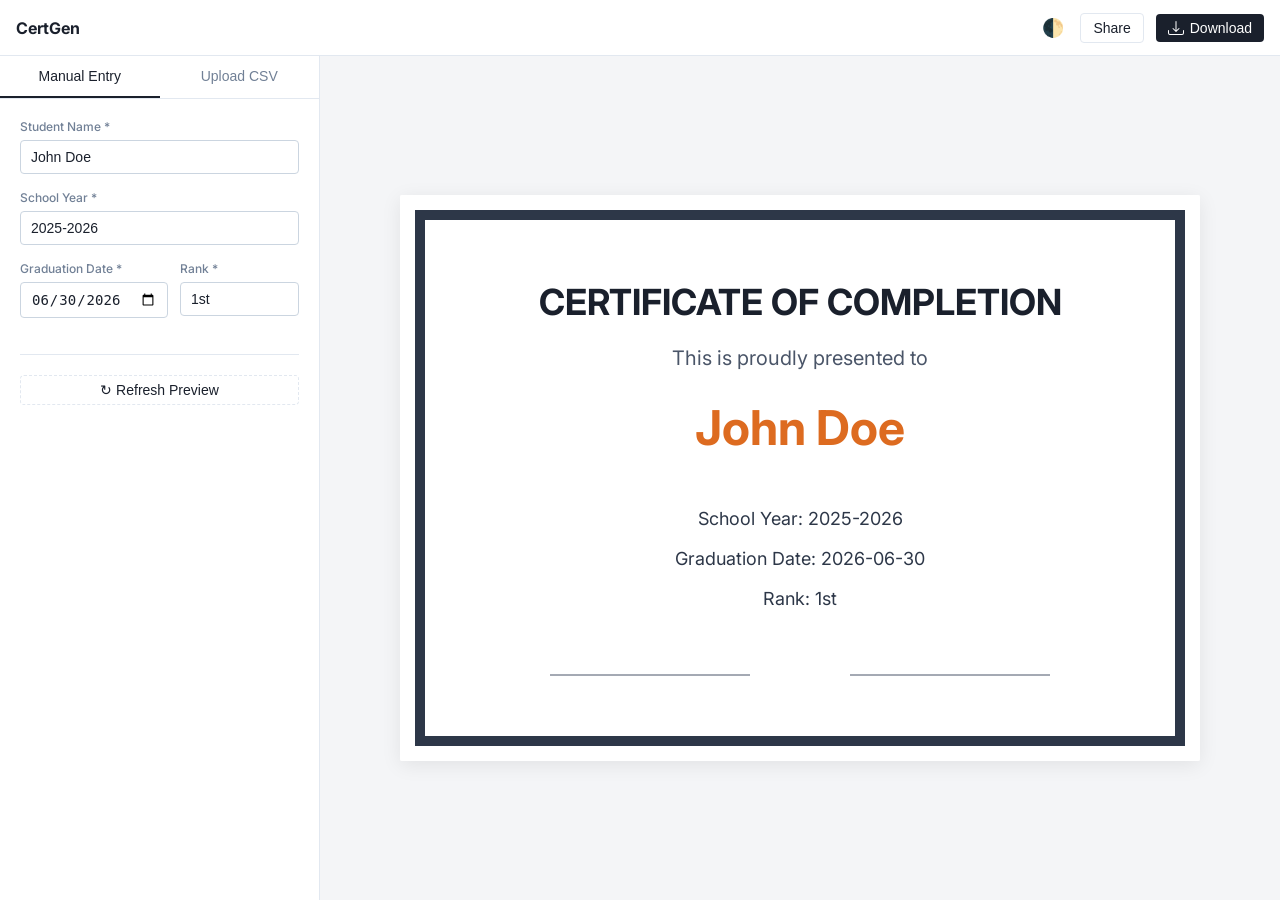
<file: ui_demo/index.html>
<!DOCTYPE html>
<html lang="en" data-theme="light">
<head>
  <meta charset="UTF-8" />
  <meta name="viewport" content="width=device-width, initial-scale=1.0" />
  <title>Certificate Generator</title>
  <link rel="stylesheet" href="./style.css" />
</head>
<body>
  <div class="app-container">
    <!-- Topbar -->
    <header class="topbar">
      <div class="logo">
        <strong>CertGen</strong>
      </div>
      <div class="topbar-actions">
        <button class="icon-btn theme-toggle" id="theme-toggle" title="Toggle Theme">🌓</button>
        <button class="action-btn">Share</button>
        <button class="action-btn primary" id="download-btn">
          <svg width="16" height="16" fill="currentColor" viewBox="0 0 16 16"><path d="M.5 9.9a.5.5 0 0 1 .5.5v2.5a1 1 0 0 0 1 1h12a1 1 0 0 0 1-1v-2.5a.5.5 0 0 1 1 0v2.5a2 2 0 0 1-2 2H2a2 2 0 0 1-2-2v-2.5a.5.5 0 0 1 .5-.5z"/><path d="M7.646 11.854a.5.5 0 0 0 .708 0l3-3a.5.5 0 0 0-.708-.708L8.5 10.293V1.5a.5.5 0 0 0-1 0v8.793L5.354 8.146a.5.5 0 1 0-.708.708l3 3z"/></svg>
          Download
        </button>
      </div>
    </header>

    <div class="main-workspace">
      <!-- Left Sidebar -->
      <aside class="sidebar">
        <!-- Tabs -->
        <div class="sidebar-tabs">
          <button class="tab active" data-target="tab-manual">Manual Entry</button>
          <button class="tab" data-target="tab-csv">Upload CSV</button>
        </div>

        <div class="sidebar-content">
          <!-- Manual Form Tab -->
          <div id="tab-manual" class="tab-pane active">
            <form id="student-form">
              <div class="form-group">
                <label>Student Name *</label>
                <input type="text" id="input-name" placeholder="e.g. John Doe" value="John Doe" required />
              </div>
              <div class="form-group">
                <label>School Year *</label>
                <input type="text" id="input-year" placeholder="e.g. 2025-2026" value="2025-2026" required />
              </div>
              <div class="form-row">
                <div class="form-group">
                  <label>Graduation Date *</label>
                  <input type="date" id="input-date" value="2026-06-30" required />
                </div>
                <div class="form-group">
                  <label>Rank *</label>
                  <input type="text" id="input-rank" placeholder="e.g. 1st" value="1st" required />
                </div>
              </div>
              <hr class="divider"/>
              <button type="button" class="add-btn" onclick="drawMockup()">↻ Refresh Preview</button>
            </form>
          </div>

          <!-- CSV Upload Tab -->
          <div id="tab-csv" class="tab-pane" style="display: none;">
            <div class="upload-box">
              <p>Upload a CSV file containing student records.</p>
              <label for="csv-upload" class="upload-btn">Choose CSV File</label>
              <input type="file" id="csv-upload" accept=".csv" style="display: none;" />
              <p class="upload-status" id="upload-status">No file chosen</p>
            </div>
            
            <div class="csv-controls" style="display:none;" id="csv-controls">
              <div class="view-toggles">
                <button class="view-btn active" id="btn-single">Single</button>
                <button class="view-btn" id="btn-grid">Grid</button>
              </div>
              
              <hr class="divider"/>
              
              <div id="single-nav">
                <p style="font-size:14px; text-align:center; margin-bottom:10px;">Previewing record: <span id="record-count">1 / 5</span></p>
                <div class="nav-buttons">
                  <button class="secondary-btn" id="prev-btn">← Prev</button>
                  <button class="secondary-btn" id="next-btn">Next →</button>
                </div>
              </div>
            </div>
          </div>
        </div>
      </aside>

      <!-- Right Preview Area -->
      <main class="preview-area" id="preview-area">
        <!-- Single Preview -->
        <div class="preview-wrapper" id="single-view-wrapper">
          <div class="certificate-canvas-container">
            <canvas id="preview-canvas" width="800" height="566"></canvas>
          </div>
        </div>
        
        <!-- Grid Preview -->
        <div class="grid-wrapper" id="grid-view-wrapper">
          <!-- Populated by JS -->
        </div>
      </main>
    </div>
  </div>

  <script>
    // Theme toggle
    const themeBtn = document.getElementById('theme-toggle');
    const setTheme = t => { document.documentElement.dataset.theme = t; localStorage.setItem('theme', t); };
    themeBtn.addEventListener('click', () => {
      const newT = document.documentElement.dataset.theme === 'dark' ? 'light' : 'dark';
      setTheme(newT);
      if(isGridView) renderGrid(); else drawMockup();
    });
    setTheme(localStorage.getItem('theme') || 'light');

    // State
    let isGridView = false;
    let currentIndex = 0;
    let isFileLoaded = false;
    const mockData = [
      { name: "Alice Nguyen", year: "2025-2026", date: "2026-06-30", rank: "1st" },
      { name: "Bob Tran", year: "2025-2026", date: "2026-06-30", rank: "2nd" },
      { name: "Charlie Le", year: "2025-2026", date: "2026-06-30", rank: "3rd" },
      { name: "Diana Pham", year: "2025-2026", date: "2026-06-30", rank: "4th" },
      { name: "Evan Vu", year: "2025-2026", date: "2026-06-30", rank: "5th" }
    ];

    // Tab switching
    const tabs = document.querySelectorAll('.tab');
    const panes = document.querySelectorAll('.tab-pane');
    tabs.forEach(tab => {
      tab.addEventListener('click', () => {
        tabs.forEach(t => t.classList.remove('active'));
        panes.forEach(p => p.style.display = 'none');
        tab.classList.add('active');
        document.getElementById(tab.dataset.target).style.display = 'block';
        
        // Force single view when returning to Manual
        if (tab.dataset.target === 'tab-manual' && isGridView) {
          switchView('single');
        } else {
          if (isGridView) renderGrid(); else drawMockup();
        }
      });
    });

    // View toggles
    const btnSingle = document.getElementById('btn-single');
    const btnGrid = document.getElementById('btn-grid');
    const singleNav = document.getElementById('single-nav');
    const singleWrapper = document.getElementById('single-view-wrapper');
    const gridWrapper = document.getElementById('grid-view-wrapper');
    const previewArea = document.getElementById('preview-area');

    function switchView(view) {
      if(view === 'grid') {
        isGridView = true;
        btnGrid.classList.add('active');
        btnSingle.classList.remove('active');
        singleNav.style.display = 'none';
        singleWrapper.style.display = 'none';
        gridWrapper.style.display = 'grid';
        previewArea.style.alignItems = 'flex-start';
        renderGrid();
      } else {
        isGridView = false;
        btnSingle.classList.add('active');
        btnGrid.classList.remove('active');
        singleNav.style.display = 'block';
        gridWrapper.style.display = 'none';
        singleWrapper.style.display = 'block';
        previewArea.style.alignItems = 'center';
        drawMockup();
      }
    }

    btnSingle.addEventListener('click', () => switchView('single'));
    btnGrid.addEventListener('click', () => switchView('grid'));

    // File input mock
    document.getElementById('csv-upload').addEventListener('change', (e) => {
      const file = e.target.files[0];
      document.getElementById('upload-status').textContent = file ? file.name : 'No file chosen';
      if(file) {
        document.getElementById('csv-controls').style.display = 'block';
        isFileLoaded = true;
        if(isGridView) renderGrid(); else drawMockup();
      }
    });

    document.getElementById('prev-btn').addEventListener('click', () => {
      if(isFileLoaded && !isGridView) {
        currentIndex = (currentIndex - 1 + mockData.length) % mockData.length;
        drawMockup();
      }
    });

    document.getElementById('next-btn').addEventListener('click', () => {
      if(isFileLoaded && !isGridView) {
        currentIndex = (currentIndex + 1) % mockData.length;
        drawMockup();
      }
    });

    document.querySelectorAll('#student-form input').forEach(el => el.addEventListener('input', () => {
      if(!isGridView) drawMockup();
    }));

    // Draw single canvas
    function drawMockup() {
      const canvas = document.getElementById('preview-canvas');
      const ctx = canvas.getContext('2d');
      const isDark = document.documentElement.dataset.theme === 'dark';
      const isManual = document.querySelector('.tab.active').dataset.target === 'tab-manual';
      
      let data = { name: '[Name]', year: '[Year]', date: '[Date]', rank: '[Rank]' };

      if (isManual) {
        data.name = document.getElementById('input-name').value || '[Name]';
        data.year = document.getElementById('input-year').value || '[Year]';
        data.date = document.getElementById('input-date').value || '[Date]';
        data.rank = document.getElementById('input-rank').value || '[Rank]';
      } else if (isFileLoaded) {
        data = mockData[currentIndex];
        document.getElementById('record-count').textContent = `${currentIndex + 1} / ${mockData.length}`;
      }
      
      renderToContext(ctx, canvas.width, canvas.height, data, isDark);
    }

    // Render Grid
    function renderGrid() {
      if (!isFileLoaded) return;
      gridWrapper.innerHTML = ''; // clear
      const isDark = document.documentElement.dataset.theme === 'dark';

      mockData.forEach((data, index) => {
        const item = document.createElement('div');
        item.className = 'grid-item';
        
        const canvas = document.createElement('canvas');
        canvas.width = 800;
        canvas.height = 566;
        const ctx = canvas.getContext('2d');
        renderToContext(ctx, canvas.width, canvas.height, data, isDark);
        
        const info = document.createElement('div');
        info.className = 'grid-item-info';
        info.textContent = `${index + 1}. ${data.name}`;

        item.appendChild(canvas);
        item.appendChild(info);
        gridWrapper.appendChild(item);
      });
    }

    // Shared render function
    function renderToContext(ctx, w, h, data, isDark) {
      ctx.fillStyle = isDark ? '#1a202c' : '#ffffff';
      ctx.fillRect(0, 0, w, h);
      
      ctx.strokeStyle = isDark ? '#4a5568' : '#2d3748';
      ctx.lineWidth = 10;
      ctx.strokeRect(20, 20, w - 40, h - 40);
      
      ctx.fillStyle = isDark ? '#e2e8f0' : '#1a202c';
      ctx.font = 'bold 36px Inter, sans-serif';
      ctx.textAlign = 'center';
      ctx.fillText('CERTIFICATE OF COMPLETION', w/2, 120);
      
      ctx.font = '20px Inter, sans-serif';
      ctx.fillStyle = isDark ? '#a0aec0' : '#4a5568';
      ctx.fillText('This is proudly presented to', w/2, 170);
      
      ctx.font = 'bold 48px Inter, sans-serif';
      ctx.fillStyle = isDark ? '#f6ad55' : '#dd6b20'; 
      ctx.fillText(data.name, w/2, 250);
      
      ctx.font = '18px Inter, sans-serif';
      ctx.fillStyle = isDark ? '#e2e8f0' : '#2d3748';
      ctx.fillText(`School Year: ${data.year}`, w/2, 330);
      ctx.fillText(`Graduation Date: ${data.date}`, w/2, 370);
      ctx.fillText(`Rank: ${data.rank}`, w/2, 410);
      
      ctx.beginPath();
      ctx.moveTo(150, 480);
      ctx.lineTo(350, 480);
      ctx.moveTo(450, 480);
      ctx.lineTo(650, 480);
      ctx.strokeStyle = isDark ? '#a0aec0' : '#4a5568';
      ctx.lineWidth = 1;
      ctx.stroke();
    }
    
    document.fonts.ready.then(drawMockup);
    drawMockup();
  </script>
</body>
</html>
</file>
<file: ui_demo/style.css>
/* --------------------------------------------------------------
   Single Page Layout - Black & White / Editor Theme
   -------------------------------------------------------------- */
@import url('https://fonts.googleapis.com/css2?family=Inter:wght@400;500;600;700&display=swap');

:root {
  --bg-app: #f4f5f7;
  --bg-panel: #ffffff;
  --border: #e2e8f0;
  --text-primary: #1a202c;
  --text-secondary: #718096;
  --accent: #3182ce;
  --accent-hover: #2b6cb0;
  --input-bg: #ffffff;
  --input-border: #cbd5e0;
}

[data-theme="dark"] {
  --bg-app: #0f1115;
  --bg-panel: #1a1d24;
  --border: #2d3748;
  --text-primary: #f7fafc;
  --text-secondary: #a0aec0;
  --accent: #63b3ed;
  --accent-hover: #4299e1;
  --input-bg: #14161a;
  --input-border: #4a5568;
}

* { box-sizing: border-box; margin: 0; padding: 0; }
html, body {
  height: 100%;
  font-family: 'Inter', sans-serif;
  color: var(--text-primary);
  overflow: hidden;
}

.app-container {
  display: flex;
  flex-direction: column;
  height: 100vh;
}

/* ------------------- Topbar ------------------- */
.topbar {
  display: flex;
  justify-content: space-between;
  align-items: center;
  height: 56px;
  background: var(--bg-panel);
  border-bottom: 1px solid var(--border);
  padding: 0 16px;
  flex-shrink: 0;
  z-index: 10;
}
.logo { display: flex; align-items: center; gap: 12px; font-size: 16px; }
.topbar-actions { display: flex; align-items: center; gap: 12px; }
.action-btn, .secondary-btn, .add-btn, .view-btn {
  background: transparent;
  border: 1px solid var(--border);
  color: var(--text-primary);
  padding: 6px 12px;
  border-radius: 4px;
  font-size: 14px;
  font-weight: 500;
  cursor: pointer;
  display: flex;
  align-items: center;
  justify-content: center;
  gap: 6px;
  transition: all 0.2s;
}
.action-btn:hover, .secondary-btn:hover, .view-btn:hover { background: var(--bg-app); }
.action-btn.primary { background: var(--text-primary); color: var(--bg-panel); border: none; }
.action-btn.primary:hover { opacity: 0.9; }
.icon-btn { background: transparent; border: none; font-size: 18px; cursor: pointer; padding: 4px; }
.view-btn.active { background: var(--text-primary); color: var(--bg-panel); border-color: var(--text-primary); }

/* ------------------- Main Workspace ------------------- */
.main-workspace { display: flex; flex: 1; overflow: hidden; }

/* ------------------- Sidebar ------------------- */
.sidebar {
  width: 320px;
  background: var(--bg-panel);
  border-right: 1px solid var(--border);
  display: flex;
  flex-direction: column;
  flex-shrink: 0;
}
.sidebar-tabs { display: flex; border-bottom: 1px solid var(--border); }
.tab {
  flex: 1; background: transparent; border: none; padding: 12px 0;
  color: var(--text-secondary); font-size: 14px; font-weight: 500;
  cursor: pointer; border-bottom: 2px solid transparent;
}
.tab.active { color: var(--text-primary); border-bottom-color: var(--text-primary); }
.sidebar-content { flex: 1; overflow-y: auto; padding: 20px; }
.sidebar-content::-webkit-scrollbar { width: 6px; }
.sidebar-content::-webkit-scrollbar-track { background: transparent; }
.sidebar-content::-webkit-scrollbar-thumb { background: var(--border); border-radius: 3px; }

/* Form Styles */
.form-group { margin-bottom: 16px; }
.form-row { display: flex; gap: 12px; }
.form-row .form-group { flex: 1; }
label { display: block; font-size: 12px; color: var(--text-secondary); margin-bottom: 6px; font-weight: 500; }
input {
  width: 100%; padding: 8px 10px; background: var(--input-bg);
  border: 1px solid var(--input-border); border-radius: 4px;
  color: var(--text-primary); font-size: 14px; outline: none; transition: border-color 0.2s;
}
input:focus { border-color: var(--accent); }
.divider { border: none; border-top: 1px solid var(--border); margin: 20px 0; }
.add-btn { width: 100%; border-style: dashed; }

/* Upload Tab */
.upload-box { border: 1px dashed var(--input-border); padding: 24px; text-align: center; border-radius: 6px; }
.upload-box p { font-size: 13px; color: var(--text-secondary); margin-bottom: 12px; }
.upload-btn {
  display: inline-block; background: var(--text-primary); color: var(--bg-panel);
  padding: 8px 16px; border-radius: 4px; font-size: 14px; cursor: pointer;
}
.upload-status { margin-top: 12px; font-weight: 500; color: var(--text-primary) !important; }
.nav-buttons { display: flex; justify-content: space-between; margin-top: 12px; }
.view-toggles { display: flex; gap: 8px; margin-top: 16px; }
.view-toggles .view-btn { flex: 1; }

/* ------------------- Preview Area ------------------- */
.preview-area {
  flex: 1;
  background: var(--bg-app);
  display: flex;
  align-items: center;
  justify-content: center;
  overflow: auto;
  padding: 40px;
  position: relative;
}
.preview-wrapper {
  background: var(--bg-panel);
  box-shadow: 0 4px 20px rgba(0,0,0,0.08);
  border-radius: 2px;
  overflow: hidden;
  flex-shrink: 0;
  transition: opacity 0.2s;
}
#preview-canvas { display: block; max-width: 100%; }

/* Grid View Styles */
.grid-wrapper {
  display: none;
  width: 100%;
  height: 100%;
  grid-template-columns: repeat(auto-fill, minmax(300px, 1fr));
  gap: 24px;
  align-content: flex-start;
}
.grid-item {
  background: var(--bg-panel);
  box-shadow: 0 2px 10px rgba(0,0,0,0.05);
  border-radius: 4px;
  overflow: hidden;
  display: flex;
  flex-direction: column;
}
.grid-item canvas { width: 100%; height: auto; display: block; }
.grid-item-info {
  padding: 12px;
  border-top: 1px solid var(--border);
  font-size: 13px;
  text-align: center;
  font-weight: 500;
}

/* Responsive adjustments */
@media (max-width: 768px) {
  .main-workspace { flex-direction: column; }
  .sidebar { width: 100%; height: 300px; border-right: none; border-bottom: 1px solid var(--border); }
  .preview-area { padding: 20px; align-items: flex-start; }
}
</file>
